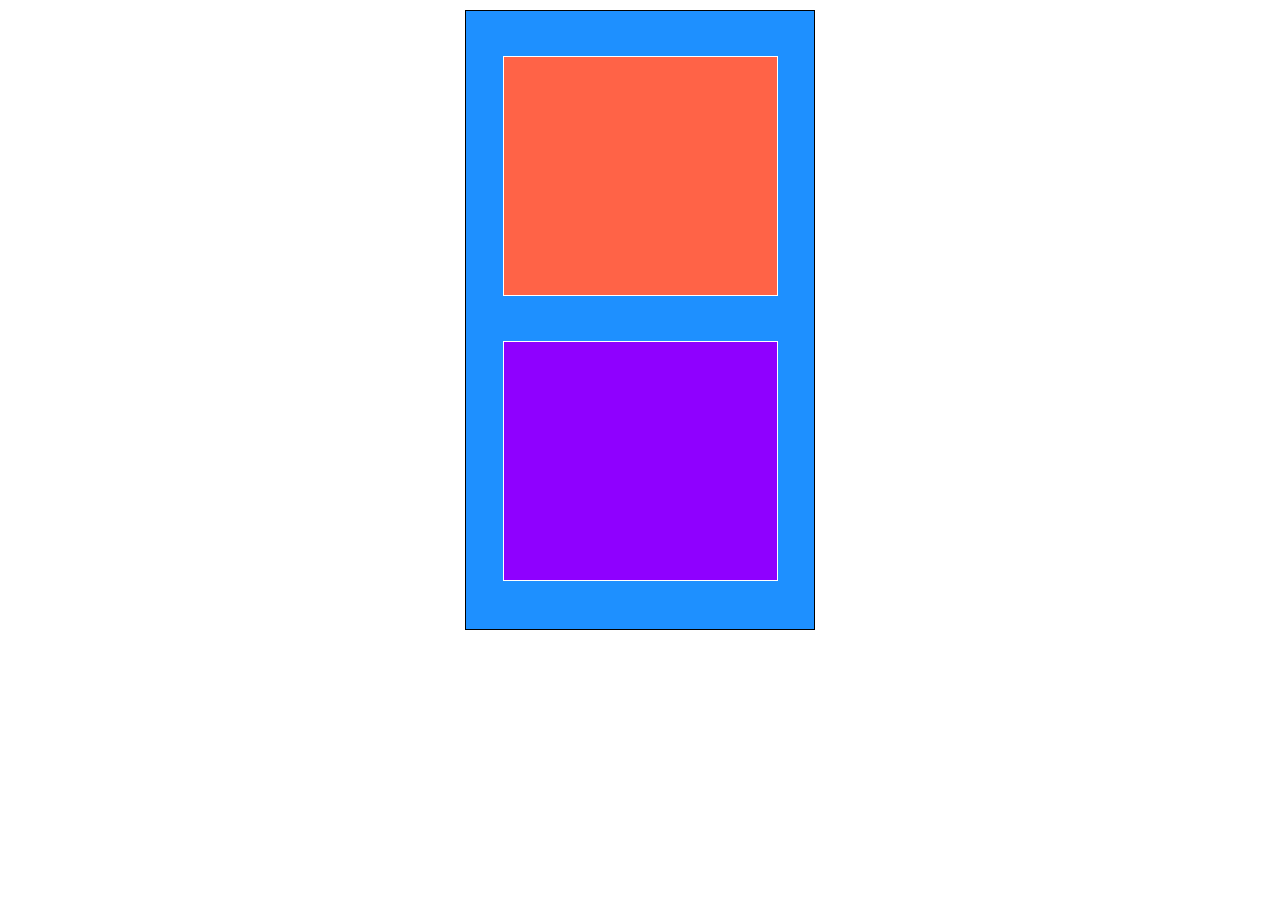
<file: 0x01-intro_to_css_and_html/index.html>
<!DOCTYPE html>
<html lang="en">
<head>
    <meta charset="UTF-8">
    <meta http-equiv="X-UA-Compatible" content="IE=edge">
    <meta name="viewport" content="width=device-width, initial-scale=1.0">
    <title>Document</title>
    <link rel="stylesheet" href="style.css">
</head>
<body>
    <div class="boxOne">
        <div class="boxTwo innerBoxes"></div>
        <div class="boxThree innerBoxes"></div>
    </div>
</body>
</html>
</file>
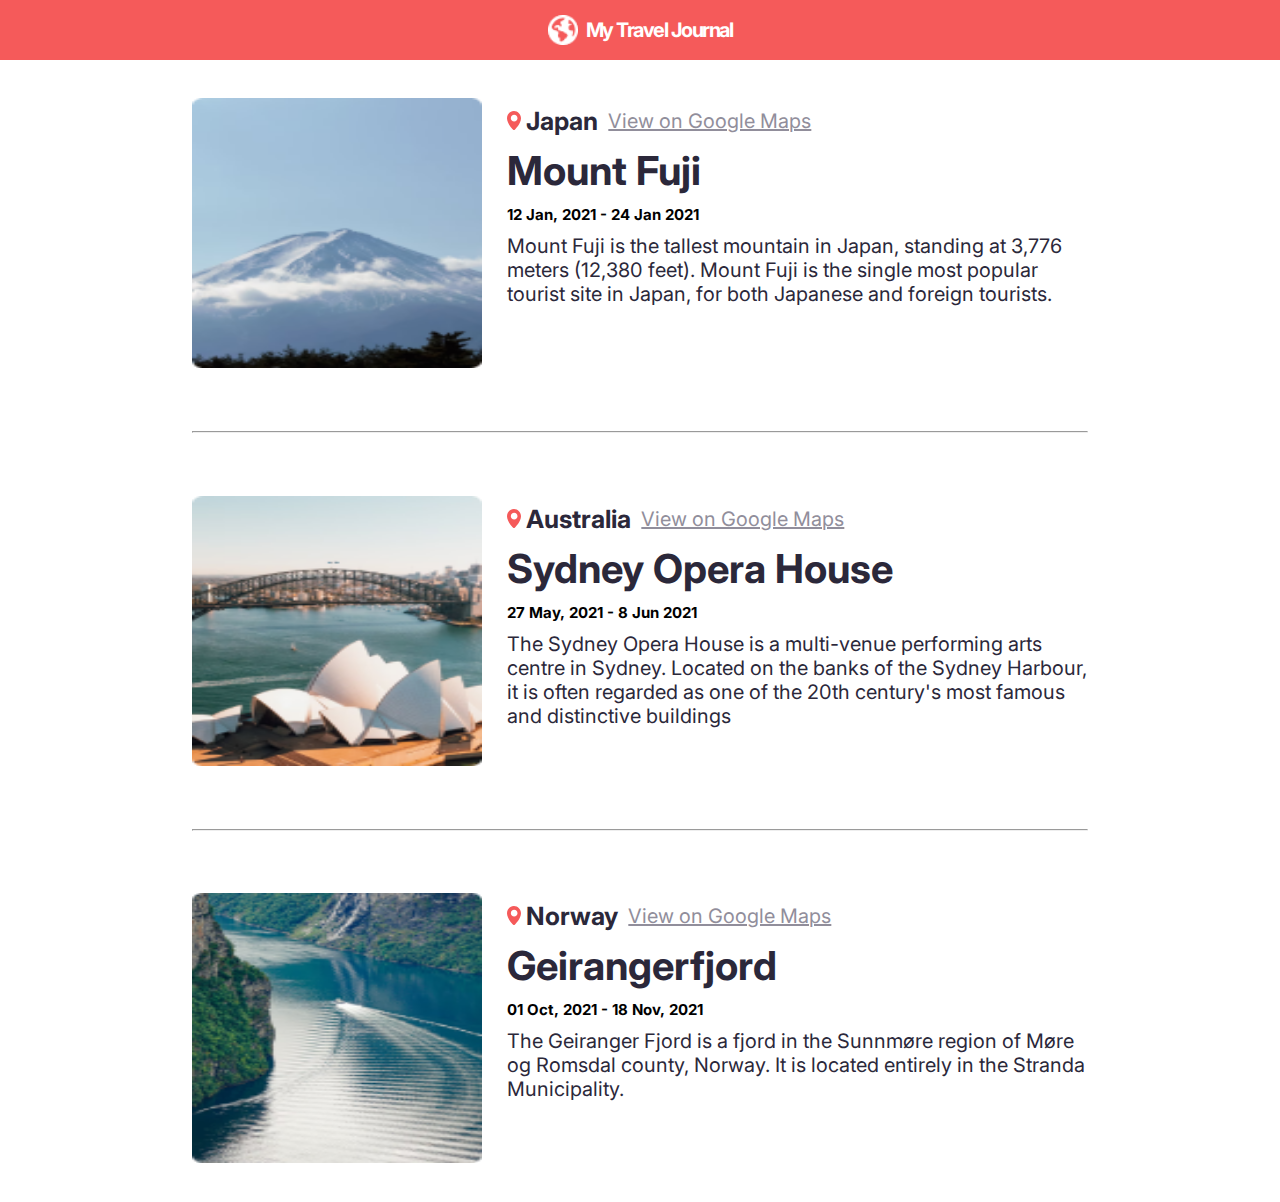
<file: 0x08-travel_tour/index.html>
<!DOCTYPE html>
<html lang="en">
<head>
    <meta charset="UTF-8">
    <meta http-equiv="X-UA-Compatible" content="IE=edge">
    <meta name="viewport" content="width=device-width, initial-scale=1.0">
    <title>Travel Journal</title>
    <link rel="stylesheet" href="index.css">
    <link href="https://fonts.googleapis.com/css2?family=Inter:wght@100&display=swap" rel="stylesheet">
</head>
<body>
    <div class="header">
        <img src="globe.png" alt="globle" class="globe">
        <h3 class="text-header">My Travel Journal</h3>
    </div>
    <div class="wrapper">
        <div class="container">
            <div class="inside-boxes pictures">
                <img class="tourImage" src="tourpic1.png" alt="" srcset="">
            </div>
            <div class="inside-boxes">
                <div class="location-title">
                    <div class="icon">
                        <img src="location.svg" class="locate-icon" alt="" srcset="">
                        <h4 class="country">Japan</h4>
                    </div>
                    <div class="links">
                        <a href="#" class="link">View on Google Maps</a>
                    </div>
                </div>
                <h2 class="cities">Mount Fuji</h2>
                <h6 class="dates">12 Jan, 2021 - 24 Jan 2021</h6>
                <p class="description">
                    Mount Fuji is the tallest mountain in Japan, 
                    standing at 3,776 meters (12,380 feet). 
                    Mount Fuji is the single most popular tourist site in Japan, 
                    for both Japanese and foreign tourists.
                </p>
            </div>
        </div>
        <hr>
        <div class="container">
            <div class="inside-boxes pictures">
                <img class="tourImage" src="tourpic2.png" alt="" srcset="">
            </div>
            <div class="inside-boxes">
                <div class="location-title">
                    <div class="icon">
                        <img src="location.svg" class="locate-icon" alt="" srcset="">
                        <h4 class="country">Australia</h4>
                    </div>
                    <div class="links">
                        <a href="#" class="link">View on Google Maps</a>
                    </div>
                </div>
                <h2 class="cities">Sydney Opera House</h2>
                <h6 class="dates">27 May, 2021 - 8 Jun 2021</h6>
                <p class="description">
                    The Sydney Opera House is a multi-venue performing 
                    arts centre in Sydney. Located on the banks of the Sydney Harbour, 
                    it is often regarded as one of the 20th century's most famous 
                    and distinctive buildings
                </p>
            </div>
        </div>
        <hr>
        <div class="container">
            <div class="inside-boxes pictures">
                <img class="tourImage" src="tourpic3.png" alt="" srcset="">
            </div>
            <div class="inside-boxes">
                <div class="location-title">
                    <div class="icon">
                        <img src="location.svg" class="locate-icon" alt="" srcset="">
                        <h4 class="country">Norway</h4>
                    </div>
                    <div class="links">
                        <a href="#" class="link">View on Google Maps</a>
                    </div>
                </div>
                <h2 class="cities">Geirangerfjord</h2>
                <h6 class="dates">01 Oct, 2021 - 18 Nov, 2021</h6>
                <p class="description">
                    The Geiranger Fjord is a fjord in the Sunnmøre region of Møre og 
                    Romsdal county, Norway. It is located entirely in the Stranda Municipality.
                </p>
            </div>
        </div>
    </div>
</body>
</html>
</file>
<file: 0x01-intro_to_css_and_html/style.css>
*{
    margin: 0;
    padding: 0;
    box-sizing: border-box;
}
.boxOne {
    width: 350px;
    height: 620px;
    margin: 10px auto;
    background: dodgerblue;
    border: 1px solid #000000;
}
.innerBoxes{
    margin: 45px auto;
    
}
.boxTwo {
    width: 275px;
    height: 240px;
    background: tomato;
    border: 1px solid #ffffff;
}
.boxThree {
    width: 275px;
    height: 240px;
    background: #8F00FF;
    border: 1px solid #ffffff;
}

.container {
    padding: 20px;
    display: grid;
    grid-template-columns: repeat(4, 1fr);
    grid-gap: 40px;
    grid-auto-rows: minmax(150px, auto);
}
.inside-boxes {
    background-color: gray;
}

@media screen and (min-width: 360px) and (max-width: 640px){
    .container {
        display: grid;
        grid-template-columns: repeat(1, 1fr);
        grid-gap: 40px;
        /* grid-template-rows: repeat(2, 1fr); */
        grid-auto-rows: minmax(50px, auto);
    }
    .inside-boxes {
        background-color: darkcyan;
    }
    .dont-show {
        display: none;
    }
}
</file>
<file: 0x08-travel_tour/index.css>
@import url('https://fonts.googleapis.com/css2?family=Inter:wght@300&display=swap');
* {
    margin: 0;
    padding: 0;
    box-sizing: border-box ;
    font-family: 'inter';
}

.globe {
    height: 30px;
    width: 30px;
    margin-right: 3px;
}
.header {
    height: 60px;
    display: flex;
    background: #F55A5A;
    justify-content: center;
    align-items: center;
    gap: 5px;
    color: #ffff;
} 
.text-header{
    font-size: 20px;
    color: #ffff;
    letter-spacing: -0.075em;
    font-family: 'inter';
}
.wrapper {
    padding: 3% 15%;
}
.container {
    display: grid;
    grid-template-columns: 4fr 8fr ;
    grid-gap: 25px;
    /* grid-template-rows: repeat(2, 1fr); */
    grid-auto-rows: minmax(100px, auto);
}
.inside-boxes {
    object-fit: fill;
    min-height: 1px;
    max-height: 270px;
}
.tourImage {
    height: 100%;
    width: 100%;
    object-fit: fill;
}
hr{
    margin: 7% 0;
}
.location-title{
    padding-top: 8px;
    display: flex;
    /* justify-content: space-between; */
    align-items: center;
    gap: 10px;
}
.icon {
    display: flex;
    justify-content: space-between;
    align-items: center;
}
.locate-icon {
    height: 20px;
}
.country {
    font-size: 25px;
    color: #2B283A ;
    margin-left: 5px;
}
.link {
    color: #918E9B;
    font-size: 20px;
}
.dates {
    font-size: 15px;
}
.cities {
    color: #2B283A;
    font-size: 40px;
    font-weight: bold;
    margin: 10px 0;
}
.description {
    color: #2B283A;
    margin-top: 10px;
    font-size: 20px;
}

@media (min-width: 510px) and (max-width: 883px) {
    @import url('https://fonts.googleapis.com/css2?family=Inter:wght@100&display=swap');
    * {
        margin: 0;
        padding: 0;
        box-sizing: border-box ;
    }
    .globe {
        height: 30px;
        width: 30px;
        margin-right: 3px;
    }

    .header {
        height: 60px;
        display: flex;
        justify-content: center;
        align-items: center;
        color: aliceblue;
    } 
    .text-header{
        font-size: 20px;
        color: #ffff;
        letter-spacing: -0.075em;
        font-family: 'inter';
    }
    .wrapper {
        padding: 10%;
    }
    .container {
        display: grid;
        grid-template-columns: 4fr 8fr ;
        grid-gap: 15px;
        /* grid-template-rows: repeat(2, 1fr); */
        grid-auto-rows: minmax(100px, auto);
    }
    .inside-boxes {
        object-fit: fill;
        min-height: 150px;
    }
    .tourImage {
        height: 100%;
        width: 100%;
        object-fit: fill;
    }
    hr{
        margin: 7% 0;
    }
    .location-title{
        padding-top: 8px;
        display: flex;
        /* justify-content: space-between; */
        align-items: center;
        gap: 10px;
    }
    .icon {
        display: flex;
        justify-content: space-between;
        align-items: center;
    }
    .locate-icon {
        height: 20px;
    }
    .country {
        font-size: 16px;
        color: #2B283A ;
        margin-left: 5px;
    }
    .link {
        color: #918E9B;
        font-size: 16px;
    }
    .dates {
        font-size: 13px;
    }
    .cities {
        color: #2B283A;
        font-size: 25px;
        font-weight: bold;
        margin: 10px 0;
    }
    .description {
        color: #2B283A;
        margin-top: 10px;
        font-size: 18px;
    }
}

@media (max-width: 510px) {
    @import url('https://fonts.googleapis.com/css2?family=Inter:wght@100&display=swap');

    * {
        margin: 0;
        padding: 0;
        box-sizing: border-box ;
    }
    .globe {
        height: 30px;
        width: 30px;
    }

    .header {
        height: 60px;
        display: flex;
        background: #F55A5A;
        justify-content: center;
        align-items: center;
        gap: 5px;
        color: #ffff;
    } 
    .text-header{
        font-size: 13px;
        color: #ffff;
        letter-spacing: -0.075em;
        font-family: 'Inter';
        line-height: 18px;
    }
    .wrapper {
        padding: 10% 7%;
    }
    .container {
        display: grid;
        grid-template-columns: repeat(1, 1fr);
        /* grid-gap: 10px; */
        /* grid-template-rows: repeat(2, 1fr); */
        grid-auto-rows: minmax(100px, auto);
        margin-bottom: 5px;
    }
    .inside-boxes {
        object-fit: fill;
        height: 200px;
    }
    .tourImage {
        height: 100%;
        width: 100%;
        /* object-fit: fill; */
    }
    hr{
        margin: 0 0 5% 0;
    }
    .location-title{
        padding-top: 8px;
        display: flex;
        align-items: center;
        gap: 10px;
        margin-top: 10px;
    }
    .icon {
        display: flex;
        justify-content: space-between;
        align-items: center;
        /* gap: 2px; */
    }
    .locate-icon {
        height: 12px;
    }
    .country {
        font-size: 12px;
        color: #2B283A ;
    }
    .link {
        color: #918E9B;
        font-size: 12px;
        margin: 0;
    }
    .dates {
        font-size: 10px;
    }
    .cities {
        color: #2B283A;
        font-size: 20px;
        font-weight: bold;
        margin: 10px 0;
    }
    .description {
        color: #2B283A;
        margin-top: 10px;
        font-size: 13px;
    }
    
}
</file>
